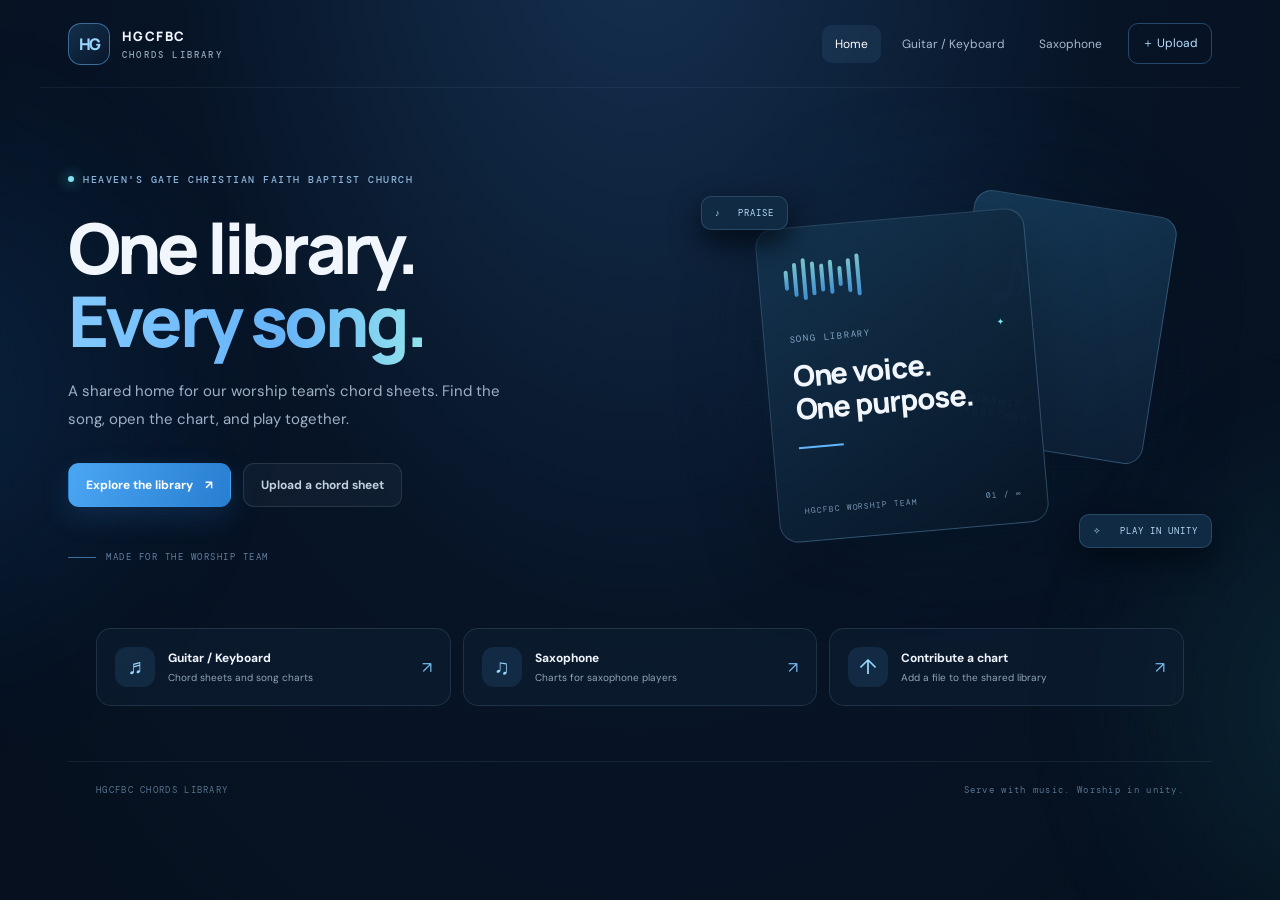
<file: index.html>
<!doctype html>
<html lang="en">
<head>
  <meta charset="utf-8"><meta name="viewport" content="width=device-width, initial-scale=1">
  <meta name="theme-color" content="#071426"><title>HGCFBC Chords Library</title>
  <link rel="stylesheet" href="assets/styles.css">
<link rel="icon" type="image/png" href="/hgcfbclibrary/favicon.png?v=2">
</head>
<body data-page="home">
  <div class="ambient ambient-one"></div><div class="ambient ambient-two"></div>
  <header class="site-header">
    <a class="brand" href="index.html"><span class="brand-mark">HG</span><span><strong>HGCFBC</strong><small>CHORDS LIBRARY</small></span></a>
    <button class="menu-toggle" aria-label="Toggle navigation" aria-expanded="false">☰</button>
    <nav class="nav-links"><a class="active" href="index.html">Home</a><a href="guitar-keyboard.html">Guitar / Keyboard</a><a href="saxophone.html">Saxophone</a><a class="nav-upload" href="upload.html">＋ Upload</a></nav>
  </header>
  <main class="hero-wrap">
    <section class="hero-copy">
      <div class="eyebrow"><span class="live-dot"></span> HEAVEN'S GATE CHRISTIAN FAITH BAPTIST CHURCH</div>
      <h1>One library.<br><span>Every song.</span></h1>
      <p class="hero-lede">A shared home for our worship team's chord sheets. Find the song, open the chart, and play together.</p>
      <div class="hero-actions"><a class="button button-primary" href="guitar-keyboard.html">Explore the library <span>↗</span></a><a class="button button-quiet" href="upload.html">Upload a chord sheet</a></div>
      <div class="hero-meta"><span class="meta-line"></span><span>MADE FOR THE WORSHIP TEAM</span></div>
    </section>
    <section class="hero-art" aria-label="Worship music illustration">
      <div class="art-grid"></div><div class="art-glow"></div>
      <div class="art-card card-back"><span class="music-note">♪</span><span>WORSHIP<br>TOGETHER</span></div>
      <div class="art-card card-front"><div class="sound-bars"><i></i><i></i><i></i><i></i><i></i><i></i><i></i><i></i><i></i></div><div class="art-label">SONG LIBRARY <span>✦</span></div><div class="art-title">One voice.<br>One purpose.</div><div class="art-line"></div><div class="art-bottom"><span>HGCFBC WORSHIP TEAM</span><span>01 / ∞</span></div></div>
      <div class="floating-chip chip-top">♪ &nbsp; PRAISE</div><div class="floating-chip chip-bottom">✧ &nbsp; PLAY IN UNITY</div>
    </section>
  </main>
  <section class="home-shortcuts">
    <a class="shortcut" href="guitar-keyboard.html"><span class="shortcut-icon">♬</span><span><strong>Guitar / Keyboard</strong><small>Chord sheets and song charts</small></span><span class="shortcut-arrow">↗</span></a>
    <a class="shortcut" href="saxophone.html"><span class="shortcut-icon">♫</span><span><strong>Saxophone</strong><small>Charts for saxophone players</small></span><span class="shortcut-arrow">↗</span></a>
    <a class="shortcut" href="upload.html"><span class="shortcut-icon">↑</span><span><strong>Contribute a chart</strong><small>Add a file to the shared library</small></span><span class="shortcut-arrow">↗</span></a>
  </section>
  <footer class="site-footer"><span>HGCFBC CHORDS LIBRARY</span><span>Serve with music. Worship in unity.</span></footer>
  <script src="assets/config.js"></script><script src="assets/app.js"></script>
</body></html>
</file>
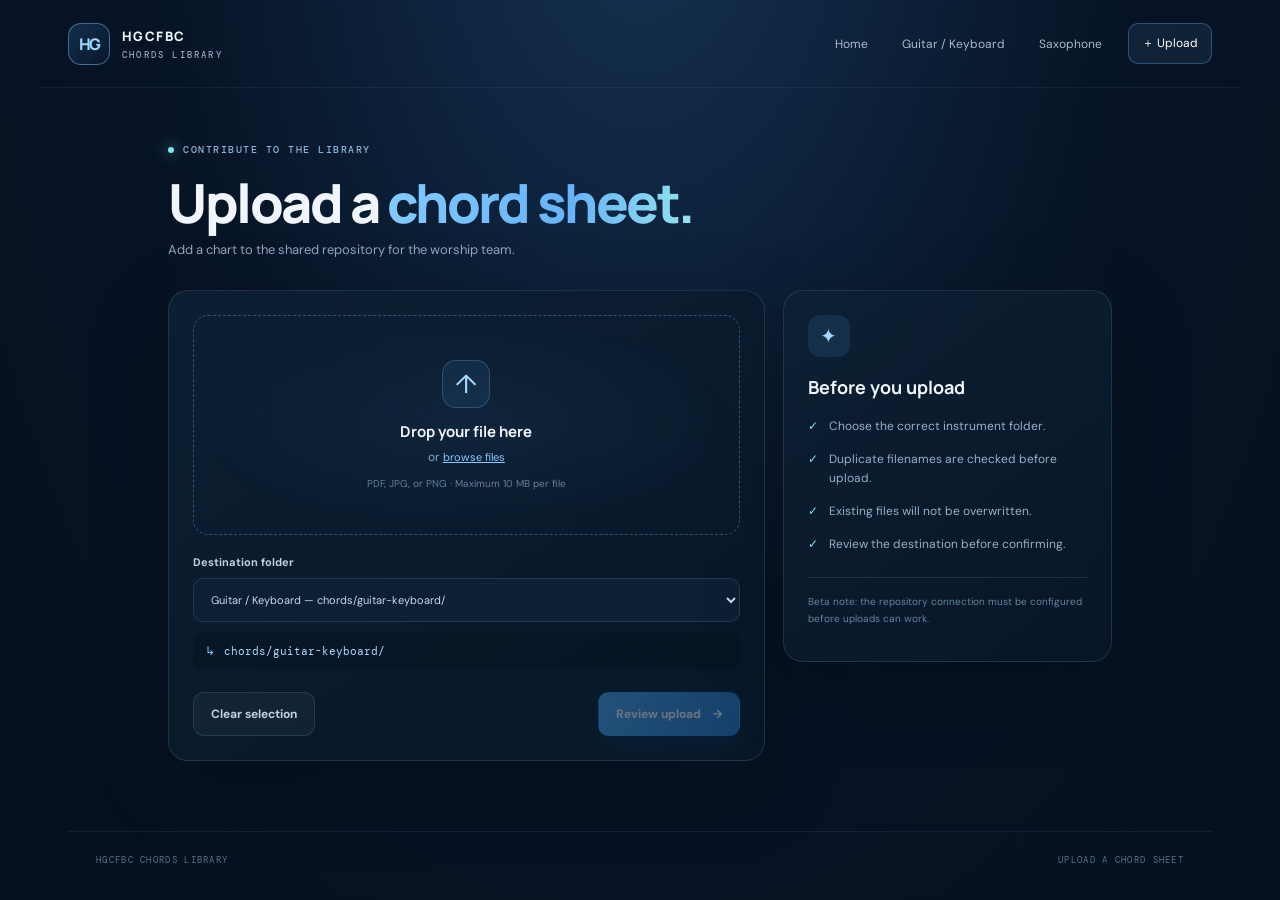
<file: upload.html>
<!doctype html>
<html lang="en"><head><meta charset="utf-8"><meta name="viewport" content="width=device-width, initial-scale=1"><meta name="theme-color" content="#071426"><title>Upload a Chord Sheet — HGCFBC</title><link rel="stylesheet" href="assets/styles.css"><link rel="icon" type="image/png" href="/hgcfbclibrary/favicon.png?v=2"></head>
<body data-page="upload">
<header class="site-header"><a class="brand" href="index.html"><span class="brand-mark">HG</span><span><strong>HGCFBC</strong><small>CHORDS LIBRARY</small></span></a><button class="menu-toggle" aria-label="Toggle navigation" aria-expanded="false">☰</button><nav class="nav-links"><a href="index.html">Home</a><a href="guitar-keyboard.html">Guitar / Keyboard</a><a href="saxophone.html">Saxophone</a><a class="nav-upload active" href="upload.html">＋ Upload</a></nav></header>
<main class="page-shell upload-shell">
  <div class="page-heading"><div><div class="eyebrow"><span class="live-dot"></span> CONTRIBUTE TO THE LIBRARY</div><h1>Upload a <span>chord sheet.</span></h1><p>Add a chart to the shared repository for the worship team.</p></div></div>
  <section class="upload-layout">
    <div class="upload-main panel">
      <div id="dropZone" class="drop-zone" tabindex="0" role="button" aria-label="Choose or drop files"><div class="drop-icon">↑</div><strong>Drop your file here</strong><p>or <button type="button" id="browseBtn" class="inline-link">browse files</button></p><small>PDF, JPG, or PNG · Maximum 10 MB per file</small><input type="file" id="fileInput" accept=".pdf,.jpg,.jpeg,.png,application/pdf,image/jpeg,image/png" hidden></div>
      <div id="selectedFile" class="selected-file hidden"></div>
      <label class="field-label" for="categorySelect">Destination folder</label>
      <select id="categorySelect" class="field-control"><option value="guitar-keyboard">Guitar / Keyboard — chords/guitar-keyboard/</option><option value="saxophone">Saxophone — chords/saxophone/</option></select>
      <div id="destinationPreview" class="path-preview"><span>↳</span><code>chords/guitar-keyboard/</code></div>
      <div class="form-actions"><button id="clearSelectionBtn" class="button button-quiet" type="button">Clear selection</button><button id="reviewUploadBtn" class="button button-primary" type="button" disabled>Review upload <span>→</span></button></div>
      <div id="uploadMessage" class="message hidden" role="status"></div>
      <div id="uploadProgress" class="progress-wrap hidden"><div class="progress-label"><span id="progressLabel">Preparing upload…</span><span id="progressPercent">0%</span></div><div class="progress-track"><div id="progressBar" class="progress-bar"></div></div></div>
    </div>
    <aside class="upload-side panel"><div class="side-icon">✦</div><h2>Before you upload</h2><ul><li>Choose the correct instrument folder.</li><li>Duplicate filenames are checked before upload.</li><li>Existing files will not be overwritten.</li><li>Review the destination before confirming.</li></ul><div class="side-divider"></div><p class="side-small">Beta note: the repository connection must be configured before uploads can work.</p></aside>
  </section>
</main>
<div class="modal-backdrop hidden" id="confirmModal" role="dialog" aria-modal="true" aria-labelledby="confirmTitle"><div class="modal-card"><div class="modal-icon">↑</div><h2 id="confirmTitle">Confirm upload</h2><p>Check the file and destination before adding it to the shared library.</p><div class="confirm-detail"><span>FILE</span><strong id="confirmFilename">—</strong><span>DESTINATION</span><code id="confirmPath">—</code></div><div class="modal-actions"><button id="cancelUploadBtn" class="button button-quiet" type="button">Cancel</button><button id="confirmUploadBtn" class="button button-primary" type="button">Confirm upload</button></div></div></div>
<footer class="site-footer"><span>HGCFBC CHORDS LIBRARY</span><span>UPLOAD A CHORD SHEET</span></footer><script src="assets/config.js"></script><script src="assets/app.js"></script></body></html>
</file>
<file: assets/styles.css>
@import url('https://fonts.googleapis.com/css2?family=DM+Mono:wght@400;500&family=DM+Sans:wght@400;500;600;700&family=Manrope:wght@400;500;600;700;800&display=swap');
:root{--bg:#071426;--bg2:#0b1b30;--panel:rgba(13,31,52,.82);--line:rgba(164,193,224,.15);--text:#f1f6fc;--muted:#91a5bc;--blue:#63b7ff;--blue2:#267dd2;--cyan:#82e4ee;--green:#80e0b1;--danger:#ff8e9a;--radius:20px;--shadow:0 24px 80px rgba(0,0,0,.22)}
*{box-sizing:border-box}html{scroll-behavior:smooth}body{margin:0;min-height:100vh;background:radial-gradient(ellipse at 50% -15%,#153253 0%,var(--bg) 52%,#06101e 100%);color:var(--text);font-family:'DM Sans',sans-serif;overflow-x:hidden}a{color:inherit;text-decoration:none}button,input,select{font:inherit}button,a,select{-webkit-tap-highlight-color:transparent}button{cursor:pointer}
.ambient{position:fixed;width:420px;height:420px;filter:blur(100px);opacity:.12;pointer-events:none;z-index:-1;border-radius:50%}.ambient-one{background:#1e8cff;top:20%;left:-300px}.ambient-two{background:#31bfc7;right:-330px;top:55%}
.site-header{height:88px;max-width:1200px;margin:auto;padding:0 28px;display:flex;align-items:center;justify-content:space-between;border-bottom:1px solid rgba(164,193,224,.08);position:relative;z-index:10}.brand{display:flex;align-items:center;gap:12px}.brand-mark{width:42px;height:42px;display:grid;place-items:center;border:1px solid rgba(112,190,255,.48);background:linear-gradient(135deg,rgba(70,159,235,.2),rgba(70,159,235,.03));border-radius:13px;color:#9bd7ff;font-family:Manrope;font-weight:800;letter-spacing:-2px}.brand strong,.brand small{display:block}.brand strong{font:800 13px Manrope;letter-spacing:1.4px}.brand small{margin-top:4px;font:500 9px 'DM Mono';letter-spacing:2.2px;color:var(--muted)}.nav-links{display:flex;align-items:center;gap:8px}.nav-links a{font-size:12px;color:#a8b9cb;padding:11px 13px;border-radius:10px;transition:.2s}.nav-links a:hover,.nav-links a.active{color:#fff;background:rgba(123,185,242,.09)}.nav-links .nav-upload{border:1px solid rgba(99,183,255,.32);color:#b9e0ff;margin-left:5px}.menu-toggle{display:none;background:none;color:white;border:1px solid var(--line);border-radius:10px;padding:8px 12px}
.hero-wrap{max-width:1200px;min-height:540px;margin:0 auto;padding:76px 28px 56px;display:grid;grid-template-columns:1fr .9fr;align-items:center;gap:65px}.eyebrow{font:500 10px 'DM Mono';letter-spacing:1.5px;color:#8db4d8;display:flex;align-items:center;gap:9px}.live-dot{width:6px;height:6px;border-radius:50%;background:var(--cyan);box-shadow:0 0 13px #5ce0ec}.hero-copy h1,.page-heading h1{font:800 clamp(42px,5.6vw,70px)/1.05 Manrope;letter-spacing:-3.8px;margin:25px 0 20px}.hero-copy h1 span,.page-heading h1 span{color:var(--blue);background:linear-gradient(95deg,#83caff,#66b3f8 60%,#93e4ed);-webkit-background-clip:text;background-clip:text;-webkit-text-fill-color:transparent}.hero-lede{max-width:460px;color:#9eb1c6;font-size:15px;line-height:1.85}.hero-actions{display:flex;gap:12px;flex-wrap:wrap;margin-top:30px}.button{border:1px solid transparent;border-radius:11px;padding:13px 17px;display:inline-flex;justify-content:center;align-items:center;gap:12px;font-size:12px;font-weight:700;transition:transform .2s,border-color .2s,background .2s}.button:hover{transform:translateY(-2px)}.button-primary{background:linear-gradient(110deg,#4ba6f2,#287ed1);color:white;box-shadow:0 10px 28px rgba(39,127,210,.2)}.button-quiet{background:rgba(144,178,211,.06);border-color:var(--line);color:#c1d0df}.button:disabled{opacity:.4;cursor:not-allowed;transform:none}.hero-meta{display:flex;align-items:center;gap:10px;margin-top:44px;color:#647f9c;font:9px 'DM Mono';letter-spacing:1.5px}.meta-line{height:1px;width:28px;background:#3e719d}
.hero-art{height:380px;position:relative;display:grid;place-items:center}.art-grid{position:absolute;inset:0;background-image:linear-gradient(rgba(111,179,234,.07) 1px,transparent 1px),linear-gradient(90deg,rgba(111,179,234,.07) 1px,transparent 1px);background-size:32px 32px;mask-image:radial-gradient(ellipse,black,transparent 72%)}.art-glow{position:absolute;width:230px;height:230px;background:#2588d8;filter:blur(90px);opacity:.2}.art-card{position:absolute;border:1px solid rgba(154,207,250,.23);box-shadow:var(--shadow);overflow:hidden}.card-back{width:205px;height:250px;right:10%;top:24px;transform:rotate(9deg);background:linear-gradient(145deg,#153957,#0c1e33);border-radius:18px;display:flex;flex-direction:column;justify-content:space-between;padding:22px;color:#b0dfff;font:500 10px 'DM Mono';letter-spacing:2px}.music-note{font:100px Georgia;color:#8acaff;opacity:.75}.card-front{width:270px;height:315px;left:13%;top:40px;transform:rotate(-5deg);border-radius:19px;background:linear-gradient(150deg,rgba(20,52,79,.98),rgba(7,22,39,.98));padding:25px;display:flex;flex-direction:column}.sound-bars{display:flex;align-items:center;gap:5px;height:54px}.sound-bars i{width:4px;border-radius:5px;background:linear-gradient(#94eaf1,#4ca8f2);height:var(--h,28px);opacity:.8}.sound-bars i:nth-child(3n){--h:42px}.sound-bars i:nth-child(3n + 1){--h:20px}.sound-bars i:nth-child(2n){--h:34px}.art-label{font:9px 'DM Mono';letter-spacing:1.8px;color:#84a6c4;margin-top:26px}.art-label span{color:var(--cyan);float:right}.art-title{font:800 29px/1.15 Manrope;letter-spacing:-1px;margin-top:15px}.art-line{width:45px;height:2px;background:var(--blue);margin-top:20px}.art-bottom{display:flex;justify-content:space-between;margin-top:auto;color:#7896b4;font:8px 'DM Mono';letter-spacing:1px}.floating-chip{position:absolute;background:#102a43;border:1px solid rgba(132,198,246,.2);padding:10px 13px;border-radius:10px;color:#b6d9f5;font:9px 'DM Mono';letter-spacing:1px;box-shadow:0 12px 30px #020b15}.chip-top{top:18px;left:0}.chip-bottom{bottom:10px;right:0}
.home-shortcuts{max-width:1144px;margin:0 auto 55px;padding:0 28px;display:grid;grid-template-columns:repeat(3,1fr);gap:12px}.shortcut{display:flex;align-items:center;gap:13px;padding:18px;border:1px solid var(--line);border-radius:15px;background:rgba(14,32,52,.55);transition:.2s}.shortcut:hover{border-color:rgba(99,183,255,.45);transform:translateY(-3px)}.shortcut-icon{width:40px;height:40px;border-radius:12px;display:grid;place-items:center;background:rgba(81,161,226,.12);color:#9bd8ff;font-size:21px}.shortcut strong,.shortcut small{display:block}.shortcut strong{font-size:12px}.shortcut small{font-size:10px;color:var(--muted);margin-top:5px}.shortcut-arrow{margin-left:auto;color:#77bdf3}.site-footer{max-width:1144px;margin:0 auto;padding:22px 28px 28px;border-top:1px solid rgba(164,193,224,.09);display:flex;justify-content:space-between;gap:12px;color:#58728d;font:9px 'DM Mono';letter-spacing:1.3px}
.page-shell{max-width:1144px;margin:0 auto;padding:55px 28px 70px;min-height:calc(100vh - 170px)}.page-heading{display:flex;justify-content:space-between;align-items:flex-end;gap:20px;margin-bottom:32px}.page-heading h1{font-size:clamp(36px,4.7vw,54px);letter-spacing:-2.5px;margin:18px 0 10px}.page-heading p{margin:0;color:var(--muted);font-size:13px}.page-heading>.button{margin-bottom:3px}.library-panel,.panel{background:linear-gradient(145deg,rgba(14,32,52,.88),rgba(8,23,39,.9));border:1px solid var(--line);border-radius:var(--radius);box-shadow:var(--shadow)}.library-panel{padding:18px}.library-toolbar{display:flex;justify-content:space-between;gap:12px}.searchbox{display:flex;align-items:center;gap:10px;background:rgba(2,12,23,.3);border:1px solid var(--line);border-radius:10px;padding:0 13px;min-width:230px;flex:1;color:#82b9e7}.searchbox span{font-size:22px}.searchbox input{width:100%;background:transparent;border:0;outline:0;color:white;padding:13px 0;font-size:12px}.searchbox input::placeholder{color:#657f99}.toolbar-actions{display:flex;gap:8px}.toolbar-actions select,.field-control{background:#0b2035;color:#c9d8e8;border:1px solid var(--line);border-radius:10px;padding:11px 12px;font-size:11px;outline:none}.view-switch{display:flex;border:1px solid var(--line);border-radius:10px;padding:3px;gap:2px}.view-btn{background:transparent;color:#6e8ba8;border:0;border-radius:7px;padding:5px 9px;touch-action:manipulation;cursor:pointer}.view-btn.active{background:rgba(94,170,232,.16);color:#b6ddff}.library-status{display:flex;align-items:center;justify-content:space-between;padding:20px 2px 13px;color:#7f99b4;font:10px 'DM Mono';letter-spacing:.4px}.text-button,.text-link,.inline-link{border:0;background:none;color:#82caff;font-size:11px}.text-button:hover,.text-link:hover,.inline-link:hover{text-decoration:underline}
.file-list{display:flex;flex-direction:column;gap:8px}.file-row{display:flex;align-items:center;gap:13px;padding:14px;border:1px solid rgba(150,188,220,.1);border-radius:12px;background:rgba(116,160,199,.035);min-width:0;transition:border-color .2s}.file-row:hover{border-color:rgba(110,186,246,.28)}.file-icon{width:39px;height:43px;flex-shrink:0;border-radius:8px;display:grid;place-items:center;background:rgba(91,168,230,.12);color:#9bd5ff;font:10px 'DM Mono';border:1px solid rgba(99,183,255,.14)}.file-info{min-width:0;flex:1}.file-name{font-size:12px;font-weight:700;overflow-wrap:anywhere}.file-meta{font-size:10px;color:#7892ac;margin-top:5px}.file-actions{display:flex;align-items:center;gap:5px}.icon-action{width:33px;height:33px;border:1px solid transparent;border-radius:8px;background:transparent;color:#86a5c3;display:grid;place-items:center;font-size:16px}.icon-action:hover{background:rgba(93,166,225,.12);color:#d7edff;border-color:var(--line)}.icon-action.delete:hover{color:var(--danger);background:rgba(255,80,105,.08)}
.file-list.grid-view{display:grid;grid-template-columns:repeat(3,minmax(0,1fr));align-items:stretch}.file-list.grid-view .file-row{align-items:flex-start;flex-wrap:wrap}.file-list.grid-view .file-info{flex-basis:calc(100% - 55px)}.file-list.grid-view .file-actions{width:100%;justify-content:flex-end;margin-top:auto}.file-list.grid-view .file-row{height:100%}
.empty-state{text-align:center;padding:55px 15px}.empty-icon{font-size:36px;color:#6baee5;margin-bottom:12px}.empty-state strong{display:block;font:700 15px Manrope}.empty-state p{font-size:12px;color:var(--muted);margin:8px 0 15px}.page-note{color:#617c98;font-size:10px;line-height:1.7;margin:15px 3px}.message{padding:12px 14px;border:1px solid var(--line);border-radius:10px;font-size:12px;line-height:1.6;margin-top:13px}.message.error{border-color:rgba(255,142,154,.3);background:rgba(255,142,154,.07);color:#ffc0c7}.message.success{border-color:rgba(128,224,177,.25);background:rgba(128,224,177,.07);color:#a8f1cb}.message.info{color:#b7d9f5;background:rgba(91,168,230,.06)}.hidden{display:none!important}
.upload-shell{max-width:1000px}.upload-layout{display:grid;grid-template-columns:1.45fr .8fr;gap:18px}.panel{padding:24px}.drop-zone{min-height:220px;border:1px dashed rgba(120,190,245,.35);background:radial-gradient(ellipse at center,rgba(56,130,194,.09),transparent 70%);border-radius:15px;display:flex;flex-direction:column;align-items:center;justify-content:center;text-align:center;transition:.2s;cursor:pointer}.drop-zone.dragging,.drop-zone:focus{border-color:#7bc8ff;background:rgba(66,151,218,.12);outline:none}.drop-icon{width:48px;height:48px;border:1px solid rgba(113,188,244,.25);border-radius:14px;display:grid;place-items:center;color:#a8d9ff;font-size:26px;margin-bottom:13px;background:rgba(84,160,225,.1)}.drop-zone strong{font:700 15px Manrope}.drop-zone p{color:#8ea7bf;font-size:12px;margin:7px 0 12px}.inline-link{padding:0;text-decoration:underline}.drop-zone small{color:#647f99;font-size:10px}.selected-file{margin:14px 0 18px;padding:12px;display:flex;align-items:center;gap:10px;border:1px solid var(--line);border-radius:10px;background:rgba(100,160,210,.05)}.selected-file .selected-name{font-size:11px;font-weight:700;overflow-wrap:anywhere;flex:1}.selected-file .selected-size{color:var(--muted);font:10px 'DM Mono';white-space:nowrap}.remove-file{border:0;background:none;color:#9bb4cc;font-size:17px}.field-label{display:block;font-size:11px;font-weight:700;color:#c0d1e2;margin:20px 0 9px}.field-control{width:100%;padding:13px}.path-preview{display:flex;align-items:center;gap:9px;margin-top:10px;padding:11px 12px;border-radius:9px;background:rgba(1,10,20,.25);color:#80c7ff;font-size:12px}.path-preview code,.confirm-detail code{font:11px 'DM Mono';color:#acd9ff;overflow-wrap:anywhere}.form-actions{display:flex;justify-content:space-between;gap:10px;margin-top:22px}.upload-side{align-self:start}.side-icon{width:42px;height:42px;border-radius:12px;background:rgba(92,171,232,.12);display:grid;place-items:center;color:#9ed9ff;font-size:20px}.upload-side h2{font:700 18px Manrope;margin:18px 0}.upload-side ul{list-style:none;padding:0;margin:0;display:grid;gap:14px}.upload-side li{font-size:12px;line-height:1.6;color:#9aafc4;padding-left:21px;position:relative}.upload-side li:before{content:'✓';position:absolute;left:0;color:var(--cyan)}.side-divider{height:1px;background:var(--line);margin:22px 0 15px}.side-small{font-size:10px;line-height:1.7;color:#68839d}.progress-wrap{margin-top:17px}.progress-label{display:flex;justify-content:space-between;color:#91abc4;font:10px 'DM Mono';margin-bottom:8px}.progress-track{height:5px;background:#152c43;border-radius:9px;overflow:hidden}.progress-bar{height:100%;width:0;background:linear-gradient(90deg,#4c9ce3,#85e1e8);transition:width .2s}
.modal-backdrop{position:fixed;inset:0;background:rgba(1,7,14,.78);backdrop-filter:blur(9px);z-index:50;display:grid;place-items:center;padding:18px}.modal-card{width:min(100%,440px);padding:28px;background:linear-gradient(145deg,#112941,#091827);border:1px solid rgba(144,196,239,.2);border-radius:20px;box-shadow:0 30px 100px #0008;animation:modalIn .22s ease}.modal-icon{width:44px;height:44px;border-radius:13px;background:rgba(81,163,227,.13);display:grid;place-items:center;color:#9bd8ff;font-size:22px}.modal-card h2{font:800 23px Manrope;letter-spacing:-.7px;margin:17px 0 8px}.modal-card>p{font-size:12px;line-height:1.7;color:#91a8bf}.confirm-detail{display:grid;gap:8px;background:rgba(1,9,17,.28);border:1px solid var(--line);border-radius:11px;padding:14px;margin:18px 0}.confirm-detail span{font:9px 'DM Mono';letter-spacing:1.3px;color:#7793ae}.confirm-detail strong{font-size:12px;overflow-wrap:anywhere;margin-bottom:8px}.modal-actions{display:flex;justify-content:flex-end;gap:9px}.toast{position:fixed;bottom:24px;right:24px;max-width:min(400px,calc(100vw - 32px));padding:13px 17px;border:1px solid var(--line);border-radius:12px;background:#102840;color:#d9edff;box-shadow:var(--shadow);z-index:100;font-size:12px;animation:modalIn .2s ease}@keyframes modalIn{from{opacity:0;transform:translateY(8px)}to{opacity:1;transform:translateY(0)}}body.page-leaving main{opacity:.5;transform:translateY(5px)}main{transition:opacity .18s,transform .18s}
@media(max-width:760px){.site-header{height:76px;padding:0 18px}.menu-toggle{display:block}.nav-links{display:none;position:absolute;top:67px;left:14px;right:14px;padding:10px;background:#0c2035;border:1px solid var(--line);border-radius:13px;box-shadow:var(--shadow);flex-direction:column;align-items:stretch}.nav-links.open{display:flex}.nav-links a{padding:12px}.nav-links .nav-upload{margin:2px 0 0}.hero-wrap{padding:52px 22px 40px;grid-template-columns:1fr;gap:10px}.hero-copy h1{font-size:53px}.hero-art{height:340px;max-width:500px;width:100%;margin:0 auto}.card-front{left:12%;width:245px;height:290px}.card-back{right:9%;width:185px;height:225px}.home-shortcuts{grid-template-columns:1fr;padding:0 20px;margin-bottom:40px}.site-footer{padding:20px;flex-direction:column;font-size:8px}.page-shell{padding:38px 18px 55px}.page-heading{align-items:flex-start;flex-direction:column}.page-heading h1{font-size:43px}.page-heading>.button{align-self:flex-start}.library-panel{padding:12px}.library-toolbar{flex-direction:column}.toolbar-actions{width:100%}.toolbar-actions select{flex:1}.file-row{padding:11px;gap:9px}.file-actions{gap:0}.icon-action{width:29px;height:31px}.file-list.grid-view{grid-template-columns:repeat(2,minmax(0,1fr))}.file-list.grid-view .file-row{flex-direction:column;align-items:flex-start;flex-wrap:nowrap}.file-list.grid-view .file-info{flex-basis:auto;width:100%}.file-list.grid-view .file-actions{width:100%;justify-content:flex-end}.upload-layout{grid-template-columns:1fr}.panel{padding:16px}.drop-zone{min-height:200px}.upload-side{padding:20px}.form-actions .button{padding:12px 10px}.hero-meta{margin-top:30px}}
@media(max-width:420px){.hero-copy h1{font-size:46px;letter-spacing:-2.5px}.hero-art{height:300px}.card-front{left:6%;width:220px;height:270px;padding:20px}.card-back{right:3%;width:160px;height:205px}.art-title{font-size:25px}.chip-top{left:-5px}.chip-bottom{right:-3px}.file-list.grid-view{display:grid!important;grid-template-columns:repeat(2,minmax(0,1fr))!important;gap:12px!important}.file-list.grid-view .file-row{display:flex;flex-direction:column;align-items:flex-start;flex-wrap:nowrap;min-width:0;padding:12px!important}.file-list.grid-view .file-info{flex-basis:auto;width:100%;min-width:0}.file-list.grid-view .file-name{display:block;overflow-wrap:anywhere}.file-list.grid-view .file-actions{width:100%;margin-left:0;justify-content:flex-end;flex-wrap:wrap}.form-actions{flex-direction:column-reverse}.form-actions .button{width:100%}.page-heading h1{font-size:38px}}
/* Force Grid View to remain a real two-column grid on phones */
@media(max-width:760px){.file-list.grid-view{display:grid!important;grid-template-columns:repeat(2,minmax(0,1fr))!important;gap:12px!important}.file-list.grid-view>.file-row{display:flex!important;flex-direction:column!important;align-items:flex-start!important;flex-wrap:nowrap!important;min-width:0!important}.file-list.grid-view>.file-row>.file-info{width:100%!important;flex-basis:auto!important}.file-list.grid-view>.file-row>.file-actions{width:100%!important;margin-left:0!important;justify-content:flex-end!important}}
/* In-page chord viewer */
.file-name.viewer-open{display:block;padding:0;border:0;background:none;color:#d8eaff;text-align:left;cursor:pointer;font-weight:700;font-size:12px;overflow-wrap:anywhere}.file-name.viewer-open:hover{color:#86caff;text-decoration:underline}.viewer-open.icon-action{font-family:inherit}.chord-viewer{margin-top:18px;border:1px solid rgba(120,190,245,.24);border-radius:16px;overflow:hidden;background:rgba(5,16,28,.94);box-shadow:var(--shadow)}.viewer-top{display:flex;align-items:center;justify-content:space-between;padding:13px 16px;border-bottom:1px solid var(--line);background:rgba(22,48,73,.65)}.viewer-heading{display:flex;align-items:center;gap:9px}.viewer-heading strong{font:700 10px 'DM Mono';letter-spacing:1.3px;color:#cce7ff}.viewer-heading small{font:9px 'DM Mono';letter-spacing:1px;color:#7191af}.viewer-dot{width:7px;height:7px;border-radius:50%;background:#63d5c7;box-shadow:0 0 10px #63d5c766}.viewer-close{border:1px solid var(--line);background:transparent;color:#b7cde1;border-radius:8px;width:30px;height:30px;font-size:19px}.viewer-tabs{display:flex;gap:5px;overflow-x:auto;padding:8px 9px 0;background:#091725;scrollbar-width:thin}.viewer-tab{display:flex;align-items:center;gap:8px;min-width:0;max-width:230px;padding:10px 11px;border:1px solid transparent;border-radius:9px 9px 0 0;background:transparent;color:#7f9bb6;font-size:11px;white-space:nowrap}.viewer-tab.active{background:#122a40;border-color:rgba(120,190,245,.18);border-bottom-color:#122a40;color:#e2f2ff}.viewer-tab-name{overflow:hidden;text-overflow:ellipsis}.viewer-tab-close{font-size:16px;line-height:1;color:#7894af}.viewer-content{height:min(76vh,850px);min-height:360px;background:#dce4ec}.viewer-frame{display:block;width:100%;height:100%;border:0;background:#fff}.viewer-image-wrap{width:100%;height:100%;overflow:auto;display:grid;place-items:center;padding:20px}.viewer-image{display:block;max-width:100%;max-height:100%;object-fit:contain;box-shadow:0 8px 28px #0002}.viewer-welcome,.viewer-fallback{height:100%;min-height:360px;display:flex;align-items:center;justify-content:center;flex-direction:column;text-align:center;padding:25px;color:#19324b}.viewer-welcome>span{font-size:40px;color:#4b9cda}.viewer-welcome strong,.viewer-fallback strong{font:700 15px Manrope}.viewer-welcome p,.viewer-fallback p{font-size:12px;color:#5e7488}.viewer-fallback{background:#eef3f8}
@media(max-width:600px){.viewer-content{height:70vh;min-height:320px}.viewer-tab{max-width:170px;padding:9px 8px}.viewer-heading small{display:none}.viewer-top{padding:11px 12px}.viewer-tabs{padding-top:6px}}
/* PDF viewer */
.pdf-toolbar{display:flex;align-items:center;justify-content:center;flex-wrap:wrap;gap:8px;padding:10px 14px;position:sticky;top:0;z-index:5;background:#10283d;color:#eaf5ff;border-bottom:1px solid rgba(164,193,224,.18)}.pdf-toolbar button{display:inline-flex;align-items:center;justify-content:center;min-width:42px;min-height:38px;padding:8px 13px;border:1px solid rgba(145,190,225,.3);border-radius:9px;background:#183b57;color:#eef8ff;font:600 13px 'DM Sans',sans-serif;transition:background .18s,border-color .18s,transform .18s;touch-action:manipulation}.pdf-toolbar button:hover{background:#245579;border-color:#63b7ff;transform:translateY(-1px)}.pdf-toolbar button:active{transform:translateY(0)}.pdf-scroll-area{width:100%;height:calc(min(76vh,850px) - 1px);min-height:360px;overflow:auto;background:#dce4ec;overscroll-behavior:contain;-webkit-overflow-scrolling:touch;touch-action:pan-x pan-y}.pdf-pages{display:flex;flex-direction:column;align-items:center;gap:18px;padding:18px;min-width:max-content}.pdf-page-wrapper{flex:none;max-width:none;background:#fff;box-shadow:0 3px 16px #0002}.pdf-page{display:block;max-width:none}.pdf-error{padding:24px;color:#19324b;text-align:center}
@media(max-width:760px){.pdf-toolbar{gap:6px;padding:8px}.pdf-toolbar button{min-width:38px;min-height:40px;padding:8px 11px;font-size:13px}.pdf-scroll-area{height:calc(70vh - 1px);min-height:300px}.pdf-pages{align-items:flex-start;padding:8px;gap:12px}}
/* YouTube Listen panel (sits directly below the chord sheet viewer) */
.icon-action.listen-btn{color:#82e4ee}.icon-action.listen-btn:hover{color:#c9f6fa}
.listen-panel{border-top:1px solid var(--line);background:#0a1a2b}.listen-head{display:flex;align-items:center;justify-content:space-between;padding:13px 16px;border-bottom:1px solid var(--line);background:rgba(22,48,73,.65)}.listen-hide{border:1px solid var(--line);background:transparent;color:#b7cde1;border-radius:8px;width:30px;height:30px;font-size:19px}.listen-hide:hover{background:rgba(93,166,225,.12);color:#fff}
.listen-body{padding:16px;max-width:932px;margin:0 auto}.listen-song{margin:0 0 12px;font:700 13px Manrope;color:#d8eaff;overflow-wrap:anywhere}
.listen-frame{position:relative;width:100%;aspect-ratio:16/9;background:#000;border-radius:12px;overflow:hidden;border:1px solid rgba(120,190,245,.2)}.listen-frame iframe{position:absolute;inset:0;width:100%;height:100%;border:0}
@supports not (aspect-ratio:16/9){.listen-frame{height:0;padding-top:56.25%}}
.listen-actions{display:flex;flex-wrap:wrap;gap:8px;margin-top:14px}.listen-actions .button{padding:11px 14px}
.listen-note{color:#617c98;font-size:10px;line-height:1.7;margin:12px 0 0}
.listen-empty{padding:22px 16px;text-align:center;border:1px dashed rgba(120,190,245,.28);border-radius:14px;background:radial-gradient(ellipse at center,rgba(56,130,194,.08),transparent 70%)}.listen-empty strong{display:block;font:700 14px Manrope;color:#d8eaff}.listen-empty p{font-size:12px;color:var(--muted);margin:7px 0 0;line-height:1.6}
.listen-form{margin-top:6px}.listen-form .field-label{margin-top:16px}.listen-form-row{display:flex;flex-wrap:wrap;gap:8px}.listen-form-row .field-control{flex:1 1 240px;min-width:0;width:auto;font-size:16px}.listen-form-row .button{padding:12px 16px}
@media(max-width:600px){.listen-body{padding:12px}.listen-head{padding:11px 12px}.listen-actions .button,.listen-form-row .button{flex:1 1 auto}.listen-frame{border-radius:10px}}
/* Fix: keep the PDF viewer (toolbar + scroll area) inside its own box so it never overlaps the video panel below */
.viewer-content{display:flex;flex-direction:column;overflow:hidden}
.viewer-content>.pdf-toolbar{flex:none}
.viewer-content>.pdf-scroll-area{flex:1 1 auto;height:auto;min-height:0}
.listen-panel{position:relative;z-index:2;clear:both}


/* Passcode-gated local GitHub token dialog */
.token-modal{max-height:calc(100vh - 36px);overflow-y:auto}.token-modal .field-label{margin-top:15px}.token-modal .field-control{font-size:14px}.token-unlocked{margin-top:8px}.token-save-option{display:flex;align-items:center;gap:9px;margin:13px 0;color:#a9bfd3;font-size:11px}.token-save-option input{accent-color:#55a9f1;width:15px;height:15px}.token-modal-actions{display:flex;gap:9px;flex-wrap:wrap;justify-content:flex-end;margin-top:16px}.token-hint{font-size:11px!important;line-height:1.6;color:#8eb6d8!important;margin:12px 0 0!important}.token-lock-actions{margin-top:20px}
@media(max-width:480px){.token-modal{padding:21px}.token-modal-actions .button{flex:1}}


/* Performance mode: clean, full-screen chord-sheet view */
.image-toolbar{display:flex;justify-content:flex-end;padding:8px 12px;background:#10283d;border-bottom:1px solid rgba(164,193,224,.18)}
.image-toolbar button{border:1px solid rgba(145,190,225,.3);border-radius:9px;background:#183b57;color:#eef8ff;padding:9px 12px;font:600 12px 'DM Sans',sans-serif}
.performance-controls{position:fixed;left:50%;bottom:max(12px,env(safe-area-inset-bottom));transform:translateX(-50%);z-index:9999;display:flex;align-items:center;justify-content:center;gap:8px;flex-wrap:wrap;width:min(1000px,calc(100vw - 24px));padding:10px 12px;border:1px solid rgba(145,190,225,.25);border-radius:16px;background:rgba(5,17,29,.94);backdrop-filter:blur(16px);box-shadow:0 12px 45px #0008;color:#eaf5ff}
.performance-controls button{border:1px solid rgba(145,190,225,.3);border-radius:9px;background:#183b57;color:#eef8ff;min-height:40px;padding:9px 12px;font:600 12px 'DM Sans',sans-serif;touch-action:manipulation}
.performance-controls button:hover{background:#245579}.performance-song{max-width:220px;overflow:hidden;text-overflow:ellipsis;white-space:nowrap;font:600 11px 'DM Mono';color:#a9d9ff;margin-right:auto}
.performance-speed{display:flex;align-items:center;gap:8px;color:#b8ccdf;font-size:11px;white-space:nowrap}.performance-speed input{width:100px;accent-color:#63b7ff}.performance-speed span{min-width:55px;color:#83dfe8;font:10px 'DM Mono'}
body.performance-mode{overflow:hidden!important}
body.performance-mode #chordViewer{position:fixed!important;inset:0!important;z-index:9990!important;width:100vw!important;height:100dvh!important;max-width:none!important;margin:0!important;border:0!important;border-radius:0!important;box-shadow:none!important;background:#dce4ec!important;display:flex!important;flex-direction:column!important;overflow:hidden!important}
body.performance-mode #chordViewer>.viewer-top,body.performance-mode #chordViewer>.viewer-tabs{display:none!important}
body.performance-mode #chordViewer>.viewer-content{height:auto!important;min-height:0!important;flex:1 1 auto!important;border:0!important;border-radius:0!important;overflow:hidden!important}
body.performance-mode #chordViewer>.listen-panel{display:none!important}
body.performance-mode #chordViewer .pdf-toolbar{display:none!important}
body.performance-mode #chordViewer .pdf-scroll-area{height:100%!important;min-height:0!important;overscroll-behavior:contain!important}
body.performance-mode #chordViewer .pdf-pages{padding:10px 10px 90px!important;gap:12px!important}
body.performance-mode #chordViewer .viewer-image-wrap{height:100%!important;min-height:0!important;display:block!important;overflow:auto!important;padding:10px 10px 90px!important}
body.performance-mode #chordViewer .viewer-image{max-width:100%!important;max-height:none!important;width:auto;height:auto;object-fit:contain}
@media(max-width:600px){.performance-controls{gap:6px;padding:8px;width:calc(100vw - 14px);bottom:max(7px,env(safe-area-inset-bottom));border-radius:13px}.performance-song{flex:1 1 100%;max-width:none;margin:0 0 2px}.performance-controls button{padding:9px 10px;min-height:38px}.performance-speed{flex:1 1 100%;justify-content:center}.performance-speed input{width:min(42vw,180px)}body.performance-mode #chordViewer .pdf-pages{padding:8px 8px 150px!important}}

/* Performance mode refinements: song navigation, top title, auto-fading controls */
.performance-top-title{position:fixed;top:14px;left:50%;transform:translateX(-50%);z-index:9998;max-width:calc(100vw - 28px);padding:10px 18px;border:1px solid rgba(145,190,225,.25);border-radius:12px;background:rgba(5,17,29,.88);backdrop-filter:blur(14px);box-shadow:0 8px 28px #0005;color:#eaf5ff;font:700 13px 'DM Sans',sans-serif;text-align:center;overflow:hidden;text-overflow:ellipsis;white-space:nowrap;pointer-events:none;transition:opacity .35s ease}
.performance-controls,.performance-top-title{transition:opacity .35s ease,visibility .35s ease}
body.performance-idle .performance-controls,body.performance-idle .performance-top-title{opacity:0;visibility:hidden;pointer-events:none}
body.performance-mode .performance-controls:hover,body.performance-mode .performance-controls:focus-within{opacity:1;visibility:visible;pointer-events:auto}
body.performance-mode .performance-top-title{top:12px}
@media(max-width:600px){.performance-top-title{top:8px;max-width:calc(100vw - 16px);font-size:12px;padding:8px 12px}.performance-controls{flex-wrap:wrap}.performance-controls button{font-size:11px}}

/* Performance Mode: show the YouTube reference as a floating player when requested */
body.performance-mode #chordViewer>.listen-panel.performance-youtube-open{
  display:block!important;position:fixed!important;z-index:9997!important;right:16px!important;top:64px!important;bottom:110px!important;left:auto!important;width:min(380px,calc(100vw - 24px))!important;max-width:calc(100vw - 24px)!important;height:auto!important;overflow:auto!important;border:1px solid rgba(145,190,225,.3)!important;border-radius:14px!important;background:#071426!important;box-shadow:0 18px 55px #000a!important
}
body.performance-mode #chordViewer>.listen-panel.performance-youtube-open .listen-head{position:sticky;top:0;z-index:2}
body.performance-mode #chordViewer>.listen-panel.performance-youtube-open .listen-body{padding:10px}
body.performance-mode #chordViewer>.listen-panel.performance-youtube-open .listen-song,
body.performance-mode #chordViewer>.listen-panel.performance-youtube-open .listen-actions,
body.performance-mode #chordViewer>.listen-panel.performance-youtube-open .listen-note,
body.performance-mode #chordViewer>.listen-panel.performance-youtube-open .listen-form{display:none!important}
body.performance-mode #chordViewer>.listen-panel.performance-youtube-open .listen-frame{width:100%;aspect-ratio:16/9}
@media(max-width:600px){body.performance-mode #chordViewer>.listen-panel.performance-youtube-open{top:54px!important;right:8px!important;bottom:104px!important;left:8px!important;width:auto!important;max-width:none!important}}

/* FIX: explicitly override the hidden Listen panel while the Performance Mode YouTube player is open. */
html body.performance-mode #chordViewer>.listen-panel.performance-youtube-open{display:block!important;visibility:visible!important;opacity:1!important;pointer-events:auto!important;position:fixed!important;z-index:10001!important;top:64px!important;right:16px!important;bottom:110px!important;left:auto!important;width:min(380px,calc(100vw - 24px))!important;height:max-content!important;max-height:calc(100dvh - 190px)!important;overflow:auto!important;background:#071426!important;border:1px solid rgba(145,190,225,.3)!important;border-radius:14px!important;box-shadow:0 18px 55px #000a!important}
@media(max-width:600px){html body.performance-mode #chordViewer>.listen-panel.performance-youtube-open{top:54px!important;right:8px!important;bottom:104px!important;left:8px!important;width:auto!important;max-height:calc(100dvh - 170px)!important}}


/* MOBILE PERFORMANCE MODE: keep the YouTube player above the sheet and reserve real space for it. */
@media (max-width: 600px) {
  html body.performance-mode #chordViewer > .listen-panel.performance-youtube-open {
    position: fixed !important;
    top: 50px !important;
    right: 8px !important;
    bottom: auto !important;
    left: 8px !important;
    width: auto !important;
    max-width: none !important;
    height: auto !important;
    max-height: 255px !important;
    overflow: hidden !important;
    z-index: 10001 !important;
  }
  html body.performance-mode #chordViewer > .listen-panel.performance-youtube-open .listen-head {
    min-height: 42px !important;
    padding: 8px 11px !important;
  }
  html body.performance-mode #chordViewer > .listen-panel.performance-youtube-open .listen-body {
    padding: 7px !important;
  }
  html body.performance-mode #chordViewer > .listen-panel.performance-youtube-open .listen-frame {
    width: 100% !important;
    aspect-ratio: 16 / 9 !important;
    max-height: none !important;
  }
  /* The PDF/image content itself starts below the fixed player instead of sliding behind it. */
  html body.performance-mode #chordViewer .pdf-pages {
    padding: 265px 8px 150px !important;
  }
  html body.performance-mode #chordViewer .viewer-image-wrap {
    padding: 265px 8px 150px !important;
  }
}

/* MOBILE: keep the YouTube iframe alive for Play/Pause, but never show it over the chord sheet. */
@media (max-width: 600px) {
  html body.performance-mode #chordViewer > .listen-panel.performance-youtube-open {
    display: block !important;
    position: fixed !important;
    top: 0 !important;
    left: -10000px !important;
    right: auto !important;
    bottom: auto !important;
    width: 320px !important;
    max-width: 320px !important;
    height: 220px !important;
    max-height: 220px !important;
    overflow: hidden !important;
    opacity: 0 !important;
    pointer-events: none !important;
    transform: none !important;
    z-index: -1 !important;
  }
  html body.performance-mode #chordViewer .pdf-pages {
    padding: 8px 8px 150px !important;
  }
  html body.performance-mode #chordViewer .viewer-image-wrap {
    padding: 10px 10px 150px !important;
  }
}


/* FINAL MOBILE RULE: never display the YouTube panel in Performance Mode on narrow screens.
   Keep its iframe in the DOM off-screen so the existing YouTube control can still send commands. */
@media screen and (max-width: 600px) {
  html body.performance-mode #chordViewer > .listen-panel,
  html body.performance-mode #chordViewer > .listen-panel.performance-youtube-open {
    display: block !important;
    position: fixed !important;
    inset: auto auto auto -200vw !important;
    width: 320px !important;
    min-width: 320px !important;
    max-width: 320px !important;
    height: 220px !important;
    min-height: 220px !important;
    max-height: 220px !important;
    overflow: hidden !important;
    opacity: 0 !important;
    visibility: hidden !important;
    pointer-events: none !important;
    transform: none !important;
    z-index: -1 !important;
  }
  html body.performance-mode #chordViewer .pdf-pages {
    padding: 8px 8px 150px !important;
  }
  html body.performance-mode #chordViewer .viewer-image-wrap {
    padding: 10px 10px 150px !important;
  }
}
</file>
